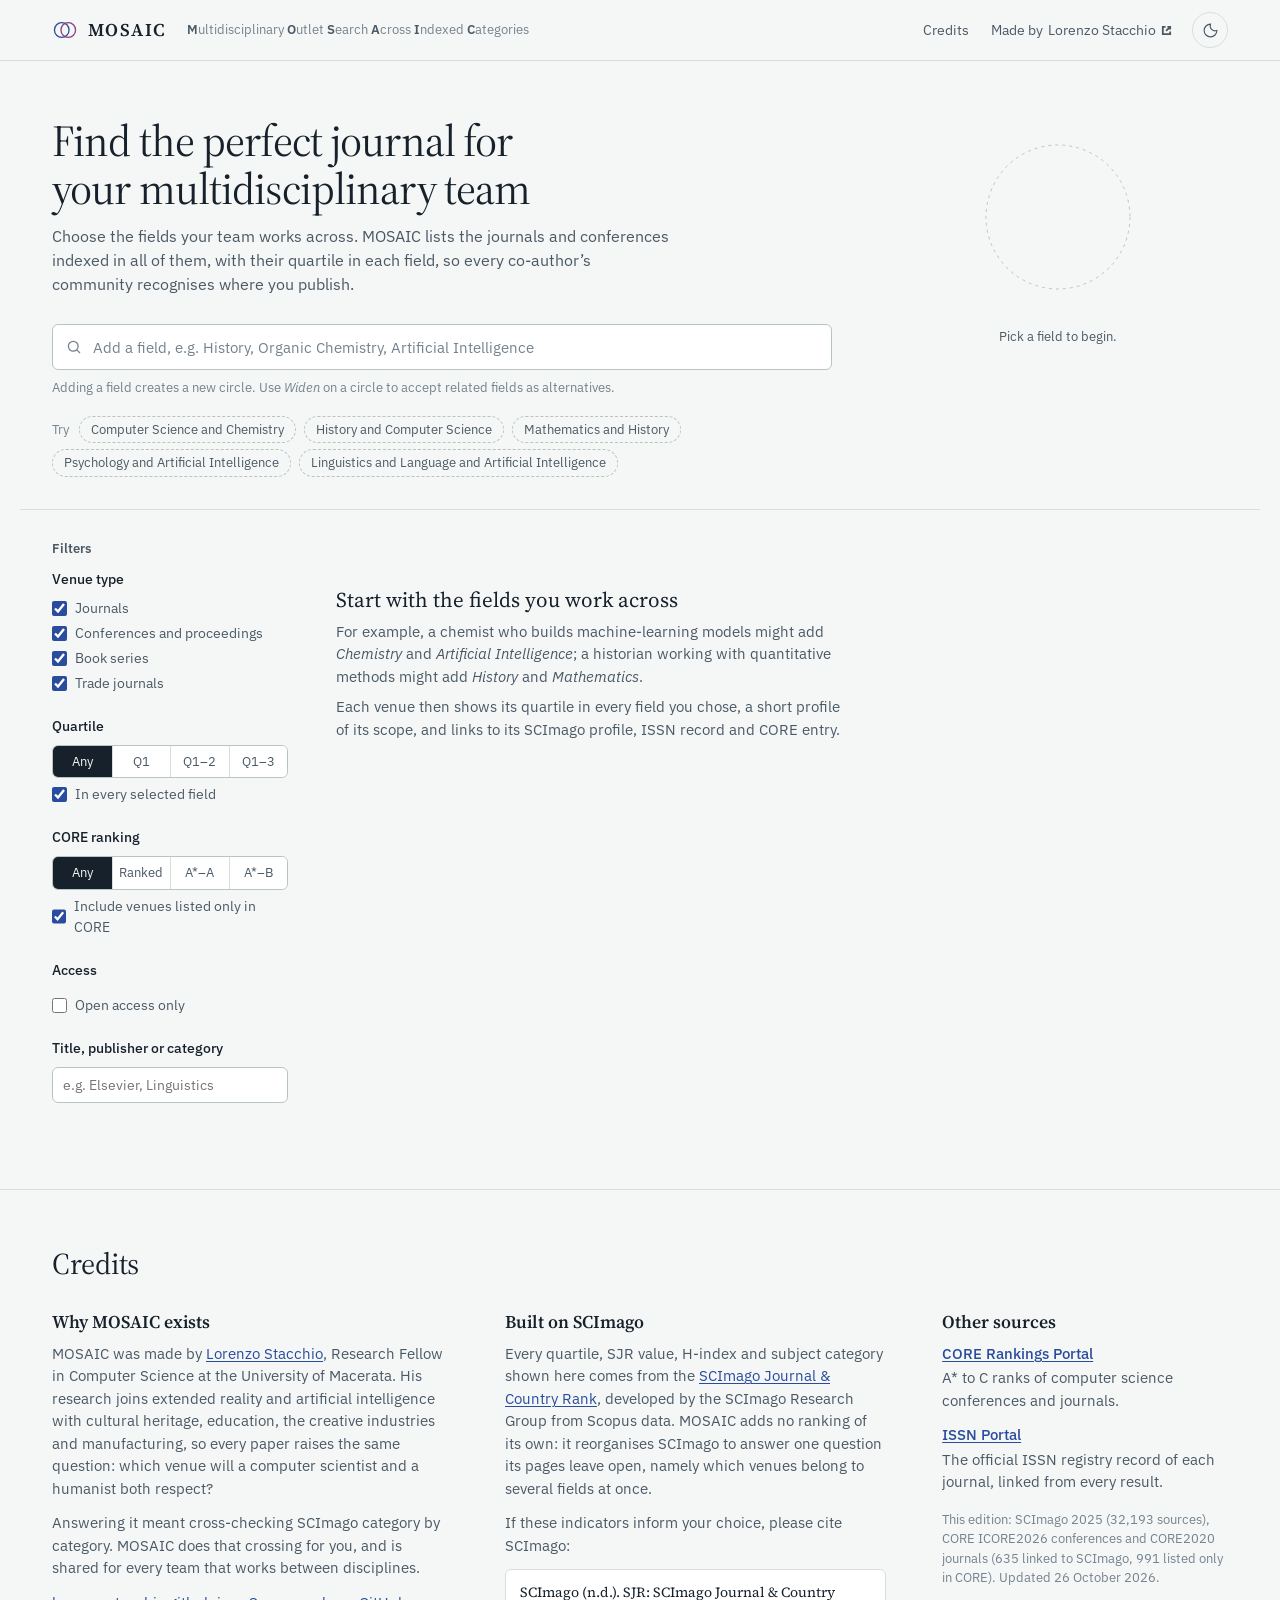
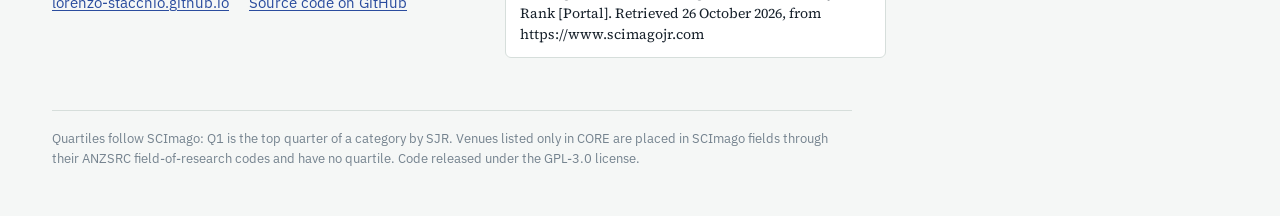
<file: index.html>
<!doctype html>
<html lang="en">
<head>
  <meta charset="utf-8">
  <meta name="viewport" content="width=device-width, initial-scale=1">
  <title>MOSAIC: journal search for multidisciplinary teams</title>
  <meta name="description" content="Find the right journal or conference for your multidisciplinary team: venues indexed in all your fields, with their quartile in each, from SCImago and CORE rankings.">
  <meta name="author" content="Lorenzo Stacchio">
  <link rel="icon" href="assets/favicon.svg" type="image/svg+xml">
  <link rel="preconnect" href="https://fonts.googleapis.com">
  <link rel="preconnect" href="https://fonts.gstatic.com" crossorigin>
  <link href="https://fonts.googleapis.com/css2?family=IBM+Plex+Sans:ital,wght@0,400;0,500;0,600;1,400&family=Source+Serif+4:ital,opsz,wght@0,8..60,400;0,8..60,600;1,8..60,400&display=swap" rel="stylesheet">
  <link rel="stylesheet" href="assets/style.css">
  <script src="assets/app.js" defer></script>
</head>
<body>
  <header class="masthead">
    <div class="wrap masthead-row">
      <a class="brand" href="./" aria-label="MOSAIC, start a new search">
        <svg class="brand-mark" viewBox="0 0 32 32" aria-hidden="true"><circle cx="12" cy="16" r="9"/><circle cx="20" cy="16" r="9"/></svg>
        <span class="brand-name">MOSAIC</span>
      </a>
      <p class="tagline" aria-label="Multidisciplinary Outlet Search Across Indexed Categories"><b>M</b>ultidisciplinary <b>O</b>utlet <b>S</b>earch <b>A</b>cross <b>I</b>ndexed <b>C</b>ategories</p>
      <nav class="nav" aria-label="Site">
        <a href="#credits">Credits</a>
        <a href="https://lorenzo-stacchio.github.io/" class="nav-maker" rel="author"><span class="nav-made">Made by </span><span class="nav-full">Lorenzo Stacchio</span><span class="nav-short" aria-hidden="true">L. Stacchio</span><svg viewBox="0 0 12 12" aria-hidden="true"><path d="M5 2H2v8h8V7M7 2h3v3M10 2 5.5 6.5"/></svg></a>
      </nav>
      <button class="theme-toggle" type="button" id="theme-toggle" aria-label="Switch colour theme">
        <svg viewBox="0 0 24 24" aria-hidden="true"><path d="M12 3a9 9 0 1 0 9 9 7 7 0 0 1-9-9z"/></svg>
      </button>
    </div>
  </header>

  <main>
    <section class="query wrap" aria-labelledby="query-title">
      <div class="query-text">
        <h1 id="query-title">Find the perfect journal for your multidisciplinary team</h1>
        <p class="lede">Choose the fields your team works across. MOSAIC lists the journals and conferences indexed in all of them, with their quartile in each field, so every co-author&rsquo;s community recognises where you publish.</p>

        <ol class="sectors" id="sectors" aria-label="Selected fields"></ol>

        <div class="add-field">
          <label for="field-input" class="visually-hidden">Add a field</label>
          <div class="combo" id="combo">
            <svg class="combo-icon" viewBox="0 0 24 24" aria-hidden="true"><circle cx="11" cy="11" r="6.5"/><path d="m20 20-4.2-4.2"/></svg>
            <input id="field-input" type="text" autocomplete="off" spellcheck="false"
                   placeholder="Add a field, e.g. History, Organic Chemistry, Artificial Intelligence"
                   role="combobox" aria-expanded="false" aria-controls="field-list" aria-autocomplete="list">
            <ul class="combo-list" id="field-list" role="listbox" hidden></ul>
          </div>
          <p class="hint" id="add-hint">Adding a field creates a new circle. Use <em>widen</em> on a circle to accept related fields as alternatives.</p>
        </div>

        <div class="presets" id="presets" aria-label="Examples">
          <span class="presets-label">Try</span>
        </div>
      </div>

      <figure class="diagram" aria-live="polite">
        <svg id="venn" viewBox="0 20 320 200" role="img" aria-label="Overlap of the selected fields"></svg>
        <figcaption id="venn-caption">Pick a field to begin.</figcaption>
      </figure>
    </section>

    <div class="notice wrap" id="notice" hidden></div>

    <section class="workspace wrap" id="workspace">
      <aside class="filters" aria-label="Filters">
        <details open id="filters-details">
          <summary>Filters</summary>

          <fieldset>
            <legend>Venue type</legend>
            <div id="type-filters" class="checks"></div>
          </fieldset>

          <fieldset>
            <legend>Quartile</legend>
            <div class="segmented" id="quartile-filter" role="radiogroup" aria-label="Minimum quartile">
              <button type="button" data-q="0" aria-pressed="true">Any</button>
              <button type="button" data-q="1">Q1</button>
              <button type="button" data-q="2">Q1–2</button>
              <button type="button" data-q="3">Q1–3</button>
            </div>
            <label class="check"><input type="checkbox" id="q-each" checked> In every selected field</label>
          </fieldset>

          <fieldset>
            <legend>CORE ranking</legend>
            <div class="segmented" id="core-filter" role="radiogroup" aria-label="CORE rank">
              <button type="button" data-core="any" aria-pressed="true">Any</button>
              <button type="button" data-core="ranked">Ranked</button>
              <button type="button" data-core="2">A*–A</button>
              <button type="button" data-core="3">A*–B</button>
            </div>
            <label class="check"><input type="checkbox" id="core-only" checked> Include venues listed only in CORE</label>
          </fieldset>

          <fieldset>
            <legend>Access</legend>
            <label class="check"><input type="checkbox" id="oa-only"> Open access only</label>
          </fieldset>

          <fieldset>
            <legend><label for="text-filter">Title, publisher or category</label></legend>
            <input type="search" id="text-filter" class="text-input" placeholder="e.g. Elsevier, Linguistics">
          </fieldset>

          <fieldset id="match-fieldset" hidden>
            <legend>Overlap</legend>
            <label for="min-match" class="range-label">Indexed in <output id="min-match-out">all fields</output></label>
            <input type="range" id="min-match" min="1" max="2" step="1" value="2">
          </fieldset>
        </details>
      </aside>

      <section class="results" aria-labelledby="results-title">
        <div class="results-head">
          <h2 id="results-title"><span id="result-count">0</span> <span id="result-noun">venues</span></h2>
          <div class="results-tools">
            <label for="sort">Sort by</label>
            <select id="sort">
              <option value="balance">Weakest field quartile</option>
              <option value="sjr">SJR</option>
              <option value="h">H-index</option>
              <option value="core">CORE rank</option>
              <option value="title">Title</option>
            </select>
            <button type="button" class="button-quiet" id="export">Download CSV</button>
          </div>
        </div>
        <ol class="venues" id="venues"></ol>
        <div class="empty" id="empty" hidden></div>
        <button type="button" class="button-more" id="more" hidden>Show more</button>
      </section>
    </section>
  </main>

  <footer class="credits" id="credits" aria-labelledby="credits-title">
    <div class="wrap">
      <h2 id="credits-title">Credits</h2>
      <div class="credits-grid">
        <section class="credit" aria-labelledby="maker-title">
          <h3 id="maker-title">Why MOSAIC exists</h3>
          <p>MOSAIC was made by <a href="https://lorenzo-stacchio.github.io/" rel="author">Lorenzo Stacchio</a>, Research Fellow in Computer Science at the University of Macerata. His research joins extended reality and artificial intelligence with cultural heritage, education, the creative industries and manufacturing, so every paper raises the same question: which venue will a computer scientist and a humanist both respect?</p>
          <p>Answering it meant cross-checking SCImago category by category. MOSAIC does that crossing for you, and is shared for every team that works between disciplines.</p>
          <p class="credit-links">
            <a href="https://lorenzo-stacchio.github.io/" rel="author">lorenzo-stacchio.github.io</a>
            <a href="https://github.com/lorenzo-stacchio/mosaic">Source code on GitHub</a>
          </p>
        </section>

        <section class="credit" aria-labelledby="scimago-title">
          <h3 id="scimago-title">Built on SCImago</h3>
          <p>Every quartile, SJR value, H-index and subject category shown here comes from the <a href="https://www.scimagojr.com">SCImago Journal &amp; Country Rank</a>, developed by the SCImago Research Group from Scopus data. MOSAIC adds no ranking of its own: it reorganises SCImago to answer one question its pages leave open, namely which venues belong to several fields at once.</p>
          <p>If these indicators inform your choice, please cite SCImago:</p>
          <p class="citation" id="scimago-cite">SCImago (n.d.). SJR: SCImago Journal &amp; Country Rank [Portal]. Retrieved from https://www.scimagojr.com</p>
        </section>

        <section class="credit" aria-labelledby="sources-title">
          <h3 id="sources-title">Other sources</h3>
          <dl class="sources">
            <div><dt><a href="https://portal.core.edu.au">CORE Rankings Portal</a></dt><dd>A* to C ranks of computer science conferences and journals.</dd></div>
            <div><dt><a href="https://portal.issn.org">ISSN Portal</a></dt><dd>The official ISSN registry record of each journal, linked from every result.</dd></div>
          </dl>
          <p class="edition" id="data-edition">Loading data&hellip;</p>
        </section>
      </div>
      <p class="fineprint">Quartiles follow SCImago: Q1 is the top quarter of a category by SJR. Venues listed only in CORE are placed in SCImago fields through their ANZSRC field-of-research codes and have no quartile. Code released under the GPL-3.0 license.</p>
    </div>
  </footer>
</body>
</html>
</file>
<file: assets/style.css>
/* MOSAIC — a quiet instrument for finding multidisciplinary venues.
   Two typefaces: Source Serif 4 for venue names and headings (they read as
   references), IBM Plex Sans with tabular figures for interface and metrics. */

:root {
  --paper: #f5f7f6;
  --surface: #ffffff;
  --ink: #17212b;
  --ink-2: #4b5966;
  --ink-3: #74828e;
  --rule: #d6dedb;
  --rule-strong: #b8c4c0;
  --link: #2a4c9e;
  --focus: #2a4c9e;

  /* fields — one colour per circle, in the order fields are added */
  --f0: #2a4c9e;
  --f1: #8e3f7e;
  --f2: #0f7b85;
  --f3: #946414;
  --f4: #5a5fb3;
  --f5: #5d7a26;

  /* SCImago quartile convention: green to red */
  --q1: #23774a;
  --q2: #a3b842;
  --q3: #e6a845;
  --q4: #c0442e;
  --q1-ink: #ffffff;
  --q2-ink: #17212b;
  --q3-ink: #17212b;
  --q4-ink: #ffffff;

  --serif: "Source Serif 4", "Iowan Old Style", Georgia, serif;
  --sans: "IBM Plex Sans", system-ui, -apple-system, "Segoe UI", sans-serif;
  --radius: 6px;
  color-scheme: light;
}

@media (prefers-color-scheme: dark) {
  :root:not([data-theme="light"]) {
    --paper: #101519;
    --surface: #161d22;
    --ink: #e2e8ec;
    --ink-2: #a9b5bf;
    --ink-3: #7f8c97;
    --rule: #26313a;
    --rule-strong: #384652;
    --link: #93b0f2;
    --focus: #93b0f2;
    --f0: #7f9ff0;
    --f1: #d58cc4;
    --f2: #5cc0c8;
    --f3: #d8a95a;
    --f4: #a3a7f0;
    --f5: #a5c46a;
    --q1: #3f9e69;
    --q2: #b7cb5a;
    --q3: #eab35e;
    --q4: #d9634c;
    --q1-ink: #0d1a12;
    --q4-ink: #1b0b07;
    color-scheme: dark;
  }
}
:root[data-theme="dark"] {
  --paper: #101519;
  --surface: #161d22;
  --ink: #e2e8ec;
  --ink-2: #a9b5bf;
  --ink-3: #7f8c97;
  --rule: #26313a;
  --rule-strong: #384652;
  --link: #93b0f2;
  --focus: #93b0f2;
  --f0: #7f9ff0;
  --f1: #d58cc4;
  --f2: #5cc0c8;
  --f3: #d8a95a;
  --f4: #a3a7f0;
  --f5: #a5c46a;
  --q1: #3f9e69;
  --q2: #b7cb5a;
  --q3: #eab35e;
  --q4: #d9634c;
  --q1-ink: #0d1a12;
  --q4-ink: #1b0b07;
  color-scheme: dark;
}

*, *::before, *::after { box-sizing: border-box; }

html { -webkit-text-size-adjust: 100%; scrollbar-color: var(--rule-strong) transparent; }
@media (prefers-reduced-motion: no-preference) { html { scroll-behavior: smooth; } }

::selection { background: color-mix(in srgb, var(--f0) 24%, transparent); color: var(--ink); }
input, select { caret-color: var(--link); }

body {
  margin: 0;
  background: var(--paper);
  color: var(--ink);
  font: 400 15px/1.5 var(--sans);
  font-variant-numeric: tabular-nums;
  -webkit-font-smoothing: antialiased;
}

a { color: var(--link); text-underline-offset: 2px; text-decoration-thickness: 1px; }
a:hover { text-decoration-thickness: 2px; }

:focus-visible { outline: 2px solid var(--focus); outline-offset: 2px; border-radius: 3px; }

button, input, select { font: inherit; color: inherit; }

[hidden] { display: none !important; }

.visually-hidden {
  position: absolute; width: 1px; height: 1px; overflow: hidden;
  clip: rect(0 0 0 0); white-space: nowrap;
}

.wrap { max-width: 1240px; margin: 0 auto; padding: 0 16px; }
@media (min-width: 720px) { .wrap { padding: 0 32px; } }

/* ------------------------------------------------------------ masthead */

.masthead { border-bottom: 1px solid var(--rule); }
.masthead-row { display: flex; align-items: center; gap: 20px; min-height: 60px; }

.brand {
  display: inline-flex; align-items: center; gap: 10px;
  color: var(--ink); text-decoration: none;
  font: 600 18px/1 var(--serif); letter-spacing: 0.08em;
}
.brand-mark { width: 26px; height: 26px; }
.brand-mark circle { fill: none; stroke-width: 1.6; }
.brand-mark circle:first-child { stroke: var(--f0); }
.brand-mark circle:last-child { stroke: var(--f1); }

.tagline { margin: 0; color: var(--ink-3); font-size: 13px; flex: 1; }
.tagline b { font-weight: 600; color: var(--ink-2); }

.nav { display: flex; align-items: center; gap: 22px; font-size: 14px; }
.nav a { color: var(--ink-2); text-decoration: none; display: inline-flex; align-items: center; gap: 5px; white-space: nowrap; }
.nav-short { display: none; }
.nav a:hover { color: var(--ink); text-decoration: underline; }
.nav svg { width: 11px; height: 11px; fill: none; stroke: currentColor; stroke-width: 2; }

@media (max-width: 1060px) { .tagline { visibility: hidden; } }
@media (max-width: 640px) {
  .tagline { display: none; }
  .brand { flex: 1; }
  .masthead-row { gap: 12px; }
  .nav { gap: 14px; }
  .nav-made { display: none; }
}
@media (max-width: 420px) {
  .nav-full { display: none; }
  .nav-short { display: inline; }
}

.theme-toggle {
  width: 36px; height: 36px; display: grid; place-items: center;
  background: none; border: 1px solid var(--rule); border-radius: 50%; cursor: pointer;
}
.theme-toggle svg { width: 17px; height: 17px; fill: none; stroke: var(--ink-2); stroke-width: 1.6; }
.theme-toggle:hover { border-color: var(--rule-strong); }

/* --------------------------------------------------------------- query */

.query {
  display: grid; grid-template-columns: minmax(0, 1fr); gap: 32px;
  padding-top: 40px; padding-bottom: 32px;
}
@media (min-width: 900px) {
  .query { grid-template-columns: minmax(0, 1fr) 340px; gap: 56px; padding-top: 56px; }
}

h1, h2, h3 { text-wrap: balance; }

h1 {
  margin: 0 0 12px;
  font-family: var(--serif); font-weight: 400; line-height: 1.08;
  font-size: clamp(30px, 4.2vw, 44px);
  letter-spacing: -0.02em;
  font-variation-settings: "opsz" 60;
}
.lede { margin: 0 0 28px; max-width: 62ch; color: var(--ink-2); font-size: 16px; }

/* selected fields */
.sectors { list-style: none; margin: 0 0 12px; padding: 0; display: grid; gap: 8px; }
.sectors:empty { display: none; }

.sector {
  display: grid; grid-template-columns: 14px minmax(0, 1fr) auto; gap: 12px; align-items: start;
  padding: 10px 10px 10px 14px;
  background: var(--surface); border: 1px solid var(--rule); border-radius: var(--radius);
}
.sector-swatch {
  width: 14px; height: 14px; margin-top: 4px; border-radius: 50%;
  border: 2px solid var(--c); background: color-mix(in srgb, var(--c) 18%, transparent);
}
.sector-terms { display: flex; flex-wrap: wrap; gap: 6px; align-items: center; min-width: 0; }
.term {
  display: inline-flex; align-items: center; gap: 4px; max-width: 100%;
  padding: 2px 4px 2px 9px; border-radius: 999px;
  background: color-mix(in srgb, var(--c) 10%, transparent);
  border: 1px solid color-mix(in srgb, var(--c) 35%, transparent);
  font-size: 14px;
}
.term-name { overflow: hidden; text-overflow: ellipsis; white-space: nowrap; }
.term-kind { color: var(--ink-3); font-size: 12px; white-space: nowrap; }
.term-or { color: var(--ink-3); font-size: 12px; font-style: italic; }
.term button, .sector-remove {
  width: 22px; height: 22px; display: grid; place-items: center; flex: none;
  border: 0; border-radius: 50%; background: none; cursor: pointer; color: var(--ink-3);
}
.term button:hover, .sector-remove:hover { color: var(--ink); background: color-mix(in srgb, var(--ink) 8%, transparent); }
.term button svg, .sector-remove svg { width: 12px; height: 12px; stroke: currentColor; stroke-width: 2; }

.sector-actions { display: flex; align-items: center; gap: 2px; }
.sector-widen {
  border: 0; background: none; cursor: pointer; color: var(--link);
  font-size: 13px; padding: 2px 6px; border-radius: 4px;
}
.sector-widen:hover { text-decoration: underline; }
.sector-widen[aria-pressed="true"] { background: color-mix(in srgb, var(--link) 12%, transparent); text-decoration: none; }

/* combobox */
.add-field { margin-bottom: 18px; }
.combo { position: relative; }
.combo-icon {
  position: absolute; left: 13px; top: 50%; width: 18px; height: 18px; transform: translateY(-50%);
  fill: none; stroke: var(--ink-3); stroke-width: 1.7; pointer-events: none;
}
.combo input {
  width: 100%; height: 46px; padding: 0 14px 0 40px;
  background: var(--surface); border: 1px solid var(--rule-strong); border-radius: var(--radius);
  font-size: 15px;
}
.combo input::placeholder { color: var(--ink-3); }
.combo input:focus { outline: none; border-color: var(--focus); box-shadow: 0 0 0 3px color-mix(in srgb, var(--focus) 18%, transparent); }
.combo.widening input { border-color: var(--wc); box-shadow: 0 0 0 3px color-mix(in srgb, var(--wc) 18%, transparent); }

.combo-list {
  position: absolute; z-index: 20; left: 0; right: 0; top: calc(100% + 4px);
  max-height: 340px; overflow: auto; margin: 0; padding: 4px; list-style: none;
  background: var(--surface); border: 1px solid var(--rule-strong); border-radius: var(--radius);
  box-shadow: 0 12px 32px -12px rgb(16 24 32 / 0.28);
}
.combo-list li {
  display: flex; justify-content: space-between; gap: 12px; align-items: baseline;
  padding: 7px 10px; border-radius: 4px; cursor: pointer;
}
.combo-list li[aria-selected="true"] { background: color-mix(in srgb, var(--link) 11%, transparent); }
.combo-list .opt-name mark { background: none; color: inherit; font-weight: 600; }
.combo-list .opt-meta { color: var(--ink-3); font-size: 13px; white-space: nowrap; }
.combo-list .opt-area .opt-name { font-weight: 500; }
.combo-list .opt-empty { cursor: default; color: var(--ink-3); }

.hint { margin: 8px 0 0; color: var(--ink-3); font-size: 13px; }

.presets { display: flex; flex-wrap: wrap; gap: 6px 8px; align-items: center; }
.presets-label { color: var(--ink-3); font-size: 13px; margin-right: 2px; }
.preset {
  border: 1px dashed var(--rule-strong); background: none; border-radius: 999px;
  padding: 3px 11px; font-size: 13px; color: var(--ink-2); cursor: pointer;
}
.preset:hover { border-style: solid; color: var(--ink); }

/* diagram: the one expressive element on the page */
.diagram { margin: 0 auto; align-self: start; width: 100%; max-width: 320px; }
@media (min-width: 900px) { .diagram { position: sticky; top: 24px; } }
#venn { width: 100%; height: auto; display: block; overflow: visible; }
#venn .circle { stroke-width: 1.5; transition: cx 0.5s cubic-bezier(.3,.7,.2,1), cy 0.5s cubic-bezier(.3,.7,.2,1), r 0.5s cubic-bezier(.3,.7,.2,1); }
#venn .outline { fill: none; stroke: var(--rule-strong); stroke-dasharray: 3 4; }
#venn text { paint-order: stroke; stroke: var(--paper); stroke-width: 5px; stroke-linejoin: round; }
#venn .count { font: 400 40px/1 var(--serif); fill: var(--ink); text-anchor: middle; dominant-baseline: central; }
#venn .count-sub { font: 500 11px/1 var(--sans); fill: var(--ink-2); text-anchor: middle; }
#venn .sector-count { font: 500 12px/1 var(--sans); text-anchor: middle; dominant-baseline: central; }
figcaption { margin-top: 10px; color: var(--ink-2); font-size: 13px; text-align: center; }
@media (prefers-reduced-motion: reduce) { #venn .circle { transition: none; } }

/* notice */
.notice {
  margin-bottom: 20px;
}
.notice-inner {
  padding: 12px 16px;
  border: 1px solid color-mix(in srgb, var(--f3) 38%, transparent);
  background: color-mix(in srgb, var(--f3) 8%, var(--surface));
  border-radius: var(--radius);
  font-size: 14px; color: var(--ink-2);
}
.notice-inner strong { color: var(--ink); font-weight: 600; }

/* ----------------------------------------------------------- workspace */

.workspace { display: grid; grid-template-columns: minmax(0, 1fr); gap: 28px; padding-bottom: 64px; border-top: 1px solid var(--rule); padding-top: 28px; }
@media (min-width: 900px) { .workspace { grid-template-columns: 236px minmax(0, 1fr); gap: 48px; } }

.filters details > summary {
  list-style: none; cursor: pointer;
  font: 600 13px/1 var(--sans); color: var(--ink-2); padding: 4px 0 14px;
}
.filters details > summary::-webkit-details-marker { display: none; }
.filters details > summary::after { content: " +"; color: var(--ink-3); }
.filters details[open] > summary::after { content: " −"; }
@media (min-width: 900px) {
  .filters details > summary { pointer-events: none; }
  .filters details > summary::after, .filters details[open] > summary::after { content: none; }
  .filters { position: sticky; top: 16px; align-self: start; max-height: calc(100vh - 32px); overflow: hidden auto; }
}

fieldset { border: 0; margin: 0 0 22px; padding: 0; min-width: 0; }
legend { padding: 0; margin-bottom: 8px; font-weight: 500; font-size: 14px; }

.checks { display: grid; gap: 4px; }
.check { display: flex; align-items: center; gap: 8px; font-size: 14px; color: var(--ink-2); cursor: pointer; margin-top: 6px; }
.checks .check { margin-top: 0; justify-content: flex-start; }
.check input { accent-color: var(--link); width: 15px; height: 15px; margin: 0; }
.check .n { margin-left: auto; color: var(--ink-3); font-size: 12px; }

.segmented {
  display: grid; grid-auto-flow: column; grid-auto-columns: 1fr;
  border: 1px solid var(--rule-strong); border-radius: var(--radius); overflow: hidden;
}
.segmented button {
  border: 0; background: var(--surface); padding: 6px 4px; font-size: 13px; cursor: pointer; color: var(--ink-2);
}
.segmented button + button { border-left: 1px solid var(--rule); }
.segmented button[aria-pressed="true"] { background: var(--ink); color: var(--paper); }
.segmented button:focus-visible { outline-offset: -3px; }

.text-input {
  width: 100%; height: 36px; padding: 0 10px; font-size: 14px;
  background: var(--surface); border: 1px solid var(--rule-strong); border-radius: var(--radius);
}
.range-label { display: block; font-size: 14px; color: var(--ink-2); margin-bottom: 6px; }
input[type="range"] { width: 100%; accent-color: var(--link); }

/* results */
.results-head {
  display: flex; flex-wrap: wrap; gap: 12px 24px; justify-content: space-between; align-items: baseline;
  padding-bottom: 14px; border-bottom: 1px solid var(--rule);
}
h2 { margin: 0; font: 400 24px/1.2 var(--serif); letter-spacing: -0.01em; }
.results-tools { display: flex; flex-wrap: wrap; align-items: center; gap: 10px; font-size: 14px; color: var(--ink-2); white-space: nowrap; }
.results-tools select {
  height: 34px; padding: 0 8px; background: var(--surface);
  border: 1px solid var(--rule-strong); border-radius: var(--radius); font-size: 14px;
}
.button-quiet {
  height: 34px; padding: 0 12px; background: none; cursor: pointer;
  border: 1px solid var(--rule-strong); border-radius: var(--radius); font-size: 14px;
}
.button-quiet:hover { border-color: var(--ink-3); }

.venues { list-style: none; margin: 0; padding: 0; }

.venue {
  display: grid; grid-template-columns: 2.4em minmax(0, 1fr); gap: 0 12px;
  padding: 20px 0; border-bottom: 1px solid var(--rule);
}
@media (min-width: 720px) { .venue { grid-template-columns: 2.6em minmax(0, 1fr) 128px; gap: 0 20px; } }

.v-num { color: var(--ink-3); font-size: 13px; text-align: right; padding-top: 4px; }

.v-title {
  margin: 0 0 4px; font: 600 18px/1.3 var(--serif); letter-spacing: -0.005em;
  font-variation-settings: "opsz" 24;
}
.v-title a { color: var(--ink); text-decoration: none; }
.v-title a:hover { color: var(--link); text-decoration: underline; }
.v-kind {
  display: inline-block; margin-left: 6px; vertical-align: 2px;
  font: 500 11px/1 var(--sans); color: var(--ink-2);
  padding: 3px 6px; border: 1px solid var(--rule-strong); border-radius: 3px;
}
.v-pub { margin: 0 0 10px; color: var(--ink-2); font-size: 14px; }

.v-fields { display: flex; flex-wrap: wrap; gap: 6px; margin-bottom: 10px; }
.v-field {
  display: inline-flex; align-items: stretch; font-size: 13px;
  border: 1px solid var(--rule); border-radius: 4px; overflow: hidden; background: var(--surface);
}
.v-field-name { display: inline-flex; align-items: center; gap: 6px; padding: 2px 8px; color: var(--ink-2); }
.v-field-name::before { content: ""; width: 8px; height: 8px; border-radius: 50%; background: var(--c); }
.v-field.miss { opacity: 0.55; }
.v-field.miss .v-field-name::before { background: none; border: 1.5px solid var(--c); width: 5px; height: 5px; }

.qchip { display: inline-grid; place-items: center; min-width: 28px; padding: 2px 6px; font: 600 12px/1.4 var(--sans); }
.qchip.q1 { background: var(--q1); color: var(--q1-ink); }
.qchip.q2 { background: var(--q2); color: var(--q2-ink); }
.qchip.q3 { background: var(--q3); color: var(--q3-ink); }
.qchip.q4 { background: var(--q4); color: var(--q4-ink); }
.qchip.q0 { background: var(--rule); color: var(--ink-2); font-weight: 500; }

.v-detail { margin: 0 0 4px; font-size: 14px; color: var(--ink-2); max-width: 78ch; }
.v-detail .lbl { color: var(--ink-3); }
.v-detail.v-profile { color: var(--ink); }
.v-detail .hit { color: var(--ink); font-weight: 500; }
.v-links { display: flex; flex-wrap: wrap; gap: 4px 16px; margin-top: 8px; font-size: 14px; }
.v-links a { display: inline-flex; align-items: center; gap: 4px; }
.v-links svg { width: 12px; height: 12px; fill: none; stroke: currentColor; stroke-width: 2; }

.v-metrics {
  grid-column: 2; display: flex; flex-wrap: wrap; gap: 4px 18px; margin-top: 10px;
}
@media (min-width: 720px) {
  .v-metrics { grid-column: 3; grid-row: 1; flex-direction: column; gap: 8px; margin-top: 2px; text-align: right; }
}
.metric { display: flex; flex-direction: column; gap: 1px; }
.metric dt { font-size: 12px; color: var(--ink-3); }
.metric dd { margin: 0; font-size: 16px; font-weight: 500; color: var(--ink); }
.metric dd.core { font-family: var(--serif); font-weight: 600; }
.metric dd.muted { color: var(--ink-3); font-weight: 400; font-size: 14px; }
@media (max-width: 719px) { .metric { flex-direction: row; gap: 6px; align-items: baseline; } }

.empty { padding: 48px 0; color: var(--ink-2); max-width: 56ch; }
.empty h3 { margin: 0 0 8px; font: 400 21px/1.3 var(--serif); color: var(--ink); }
.empty p { margin: 0 0 8px; }

.button-more {
  display: block; margin: 24px auto 0; padding: 10px 22px; cursor: pointer;
  background: var(--surface); border: 1px solid var(--rule-strong); border-radius: 999px; font-size: 14px;
}
.button-more:hover { border-color: var(--ink-3); }

/* credits */
.credits { border-top: 1px solid var(--rule); padding: 56px 0 48px; scroll-margin-top: 8px; }
.credits h2 { font-size: 30px; margin-bottom: 28px; font-variation-settings: "opsz" 48; }
.credits-grid { display: grid; grid-template-columns: minmax(0, 1fr); gap: 36px; }
@media (min-width: 900px) { .credits-grid { grid-template-columns: 1.25fr 1.2fr 0.9fr; gap: 56px; } }

.credit h3 { margin: 0 0 10px; font: 600 18px/1.3 var(--serif); font-variation-settings: "opsz" 24; }
.credit p { margin: 0 0 12px; color: var(--ink-2); max-width: 62ch; }
.credit-links { display: flex; flex-wrap: wrap; gap: 6px 20px; }

.citation {
  padding: 12px 14px; font: 400 14px/1.5 var(--serif); color: var(--ink) !important;
  background: var(--surface); border: 1px solid var(--rule); border-radius: var(--radius);
  user-select: all; overflow-wrap: anywhere;
}

.sources { margin: 0 0 16px; }
.sources div + div { margin-top: 12px; }
.sources dt { font-weight: 500; }
.sources dd { margin: 2px 0 0; color: var(--ink-2); }
.credit .edition { font-size: 13px; color: var(--ink-3); }

.fineprint {
  margin: 40px 0 0; padding-top: 18px; border-top: 1px solid var(--rule);
  color: var(--ink-3); font-size: 13px; max-width: 100ch;
}
</file>
